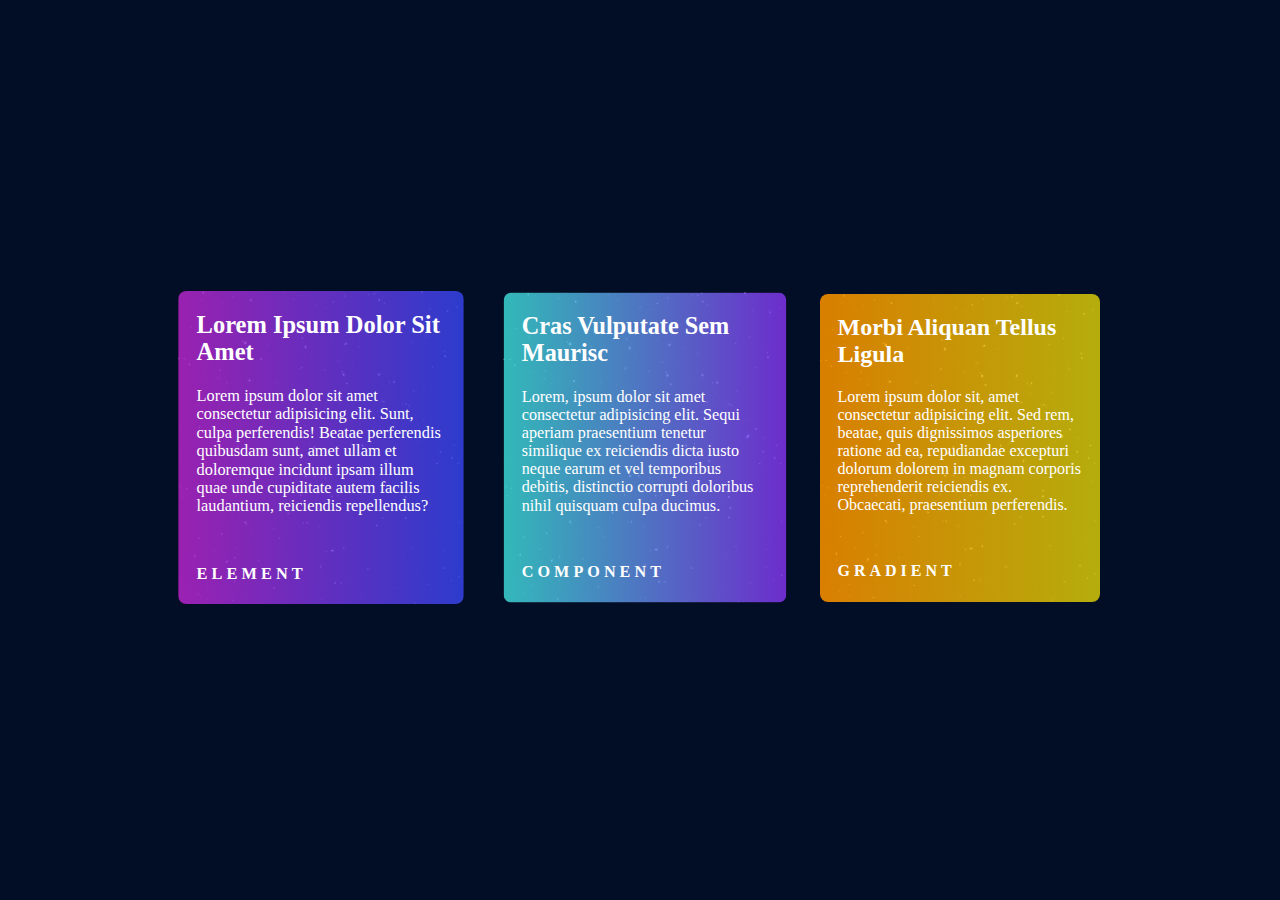
<file: projeto estudos/index.html>
<!DOCTYPE html>
<html lang="pt-br">
<head>
    <meta charset="UTF-8">
    <meta http-equiv="X-UA-Compatible" content="IE=edge">
    <meta name="viewport" content="width=device-width, initial-scale=1.0">
    <title>Document</title>
    <link rel="stylesheet" href="style.css">
</head>
<body>
    <div class="container">
        <div class="div-transfomr">
            <div class="card card-1">
                <h2>Lorem ipsum dolor sit amet</h2>
                <p>
                    Lorem ipsum dolor sit amet consectetur adipisicing elit. Sunt, culpa perferendis! Beatae perferendis quibusdam sunt, amet ullam et doloremque incidunt ipsam illum quae unde cupiditate autem facilis laudantium, reiciendis repellendus?
                </p>
                <h4>Element</h4>
            </div>
            <div class="card card-2">
                <h2>Cras vulputate sem maurisc</h2>
                <p>
                    Lorem, ipsum dolor sit amet consectetur adipisicing elit. Sequi aperiam praesentium tenetur similique ex reiciendis dicta iusto neque earum et vel temporibus debitis, distinctio corrupti doloribus nihil quisquam culpa ducimus.
                </p>
                <h4>Component</h4>
            </div>
            <div class="card card-3">
                <h2>morbi aliquan tellus ligula</h2>
                <p>
                    Lorem ipsum dolor sit, amet consectetur adipisicing elit. Sed rem, beatae, quis dignissimos asperiores ratione ad ea, repudiandae excepturi dolorum dolorem in magnam corporis reprehenderit reiciendis ex. Obcaecati, praesentium perferendis.</p>
                <h4>Gradient</h4>
            </div>
        </div>
    </div>
</body>
</html>
</file>
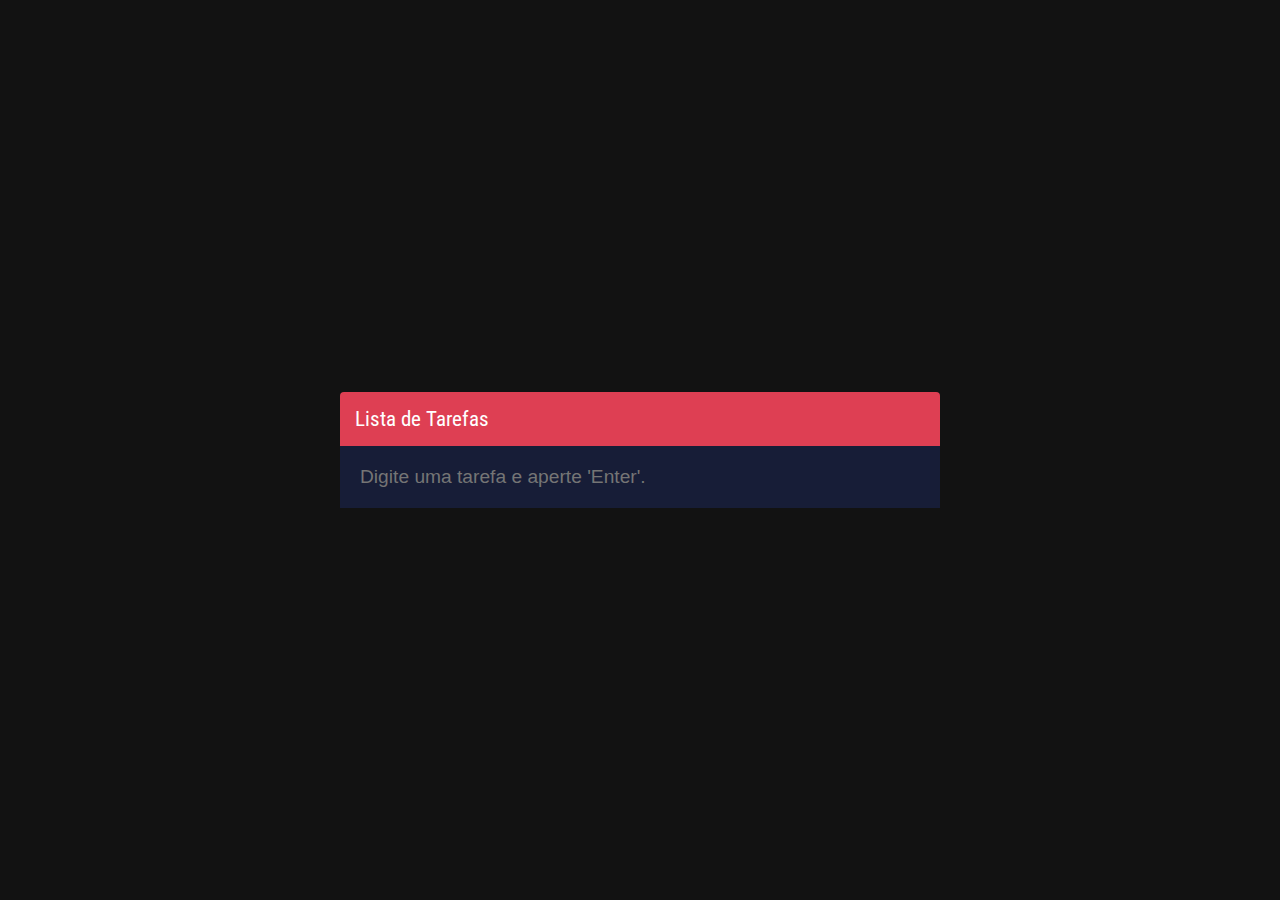
<file: Projeto Lista De Tarefas/index.html>
<!DOCTYPE html>
<html lang="pt-br">
<head>
    <meta charset="UTF-8">
    <meta http-equiv="X-UA-Compatible" content="IE=edge">
    <meta name="viewport"content="width=device-width, initial-scale=1.0">
    <title>Lista de Tarefas</title>
    <link rel="stylesheet" href="css/style.css">
</head>
<body>

    <div class="todolist">
        <header>Lista de Tarefas</header>

        <section class="wrapper-list">
            <ul id="list" class="list">
              
            </ul>
        </section>

        <footer>
            <input id="inputTask" type="text" placeholder="Digite uma tarefa e aperte 'Enter'.">
        </footer>
    </div>

    <script src="js/main.js"></script>
    
</body>
</html>
</file>
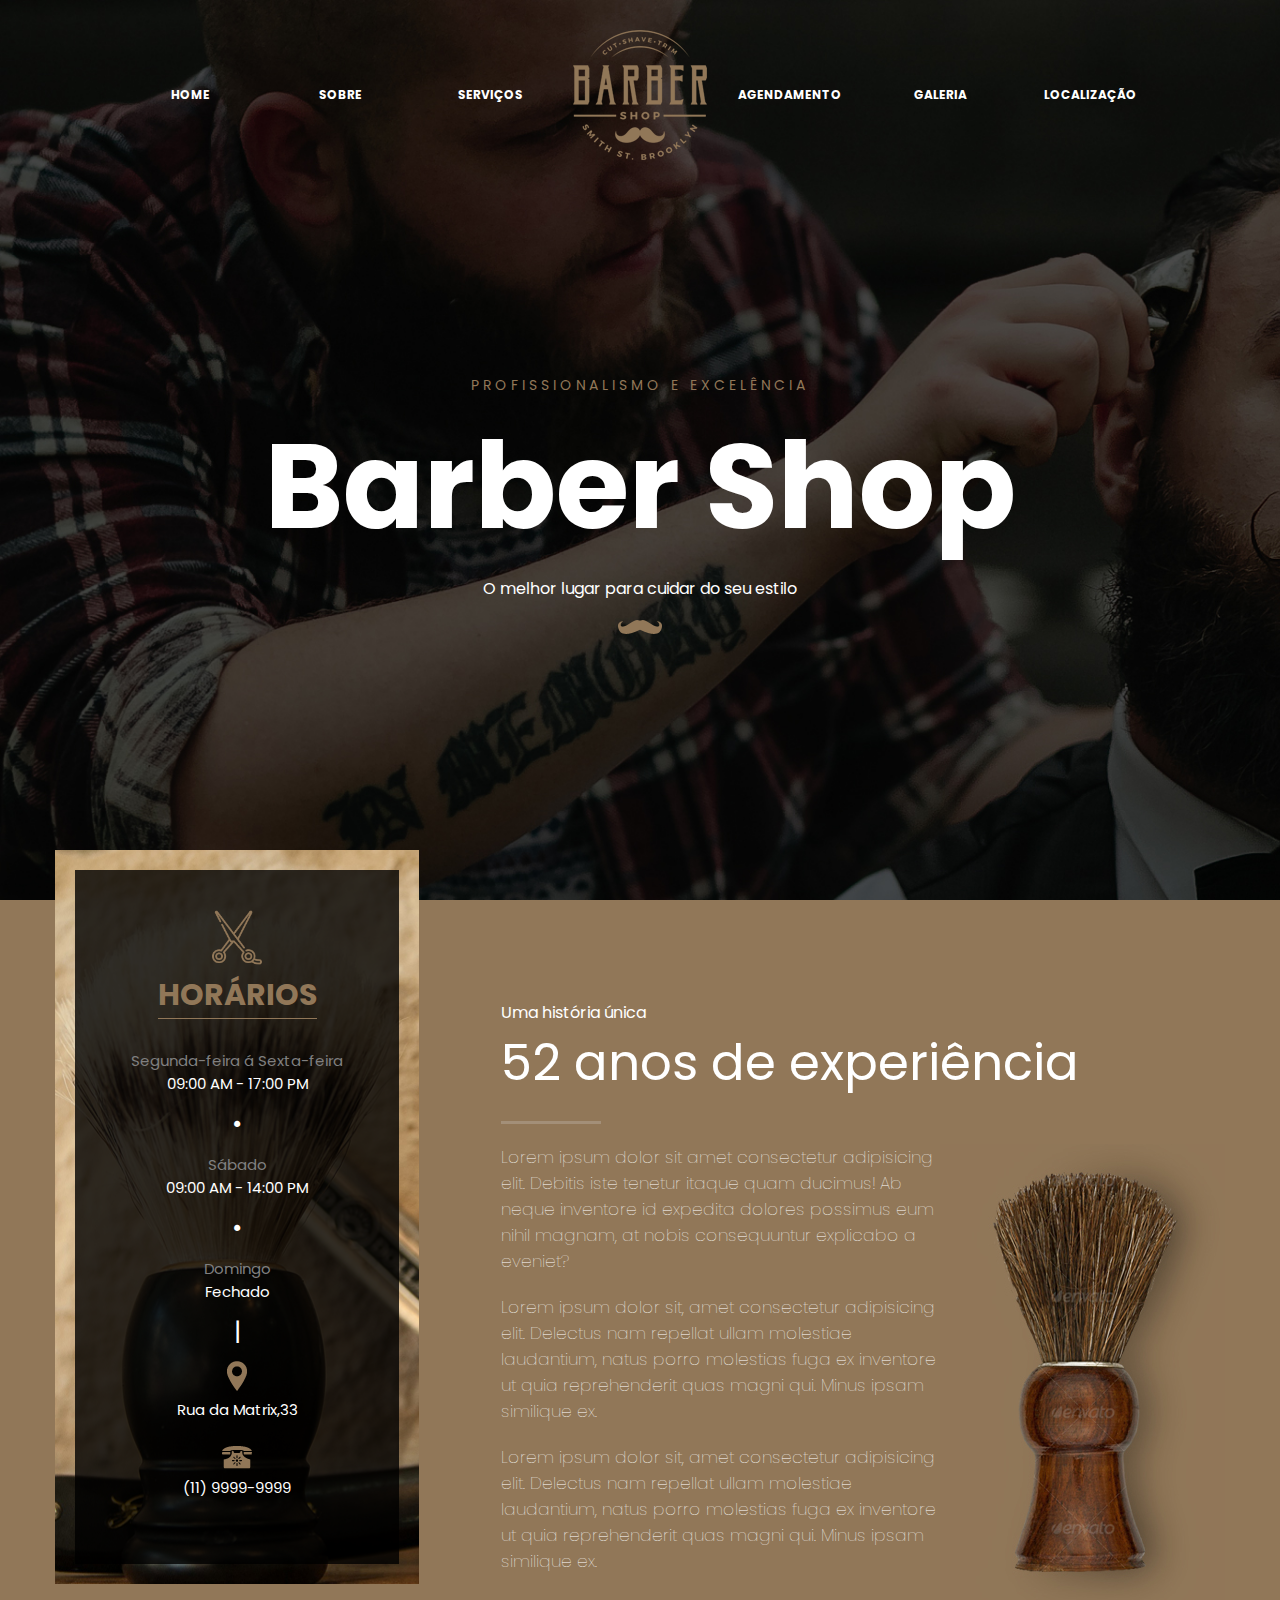
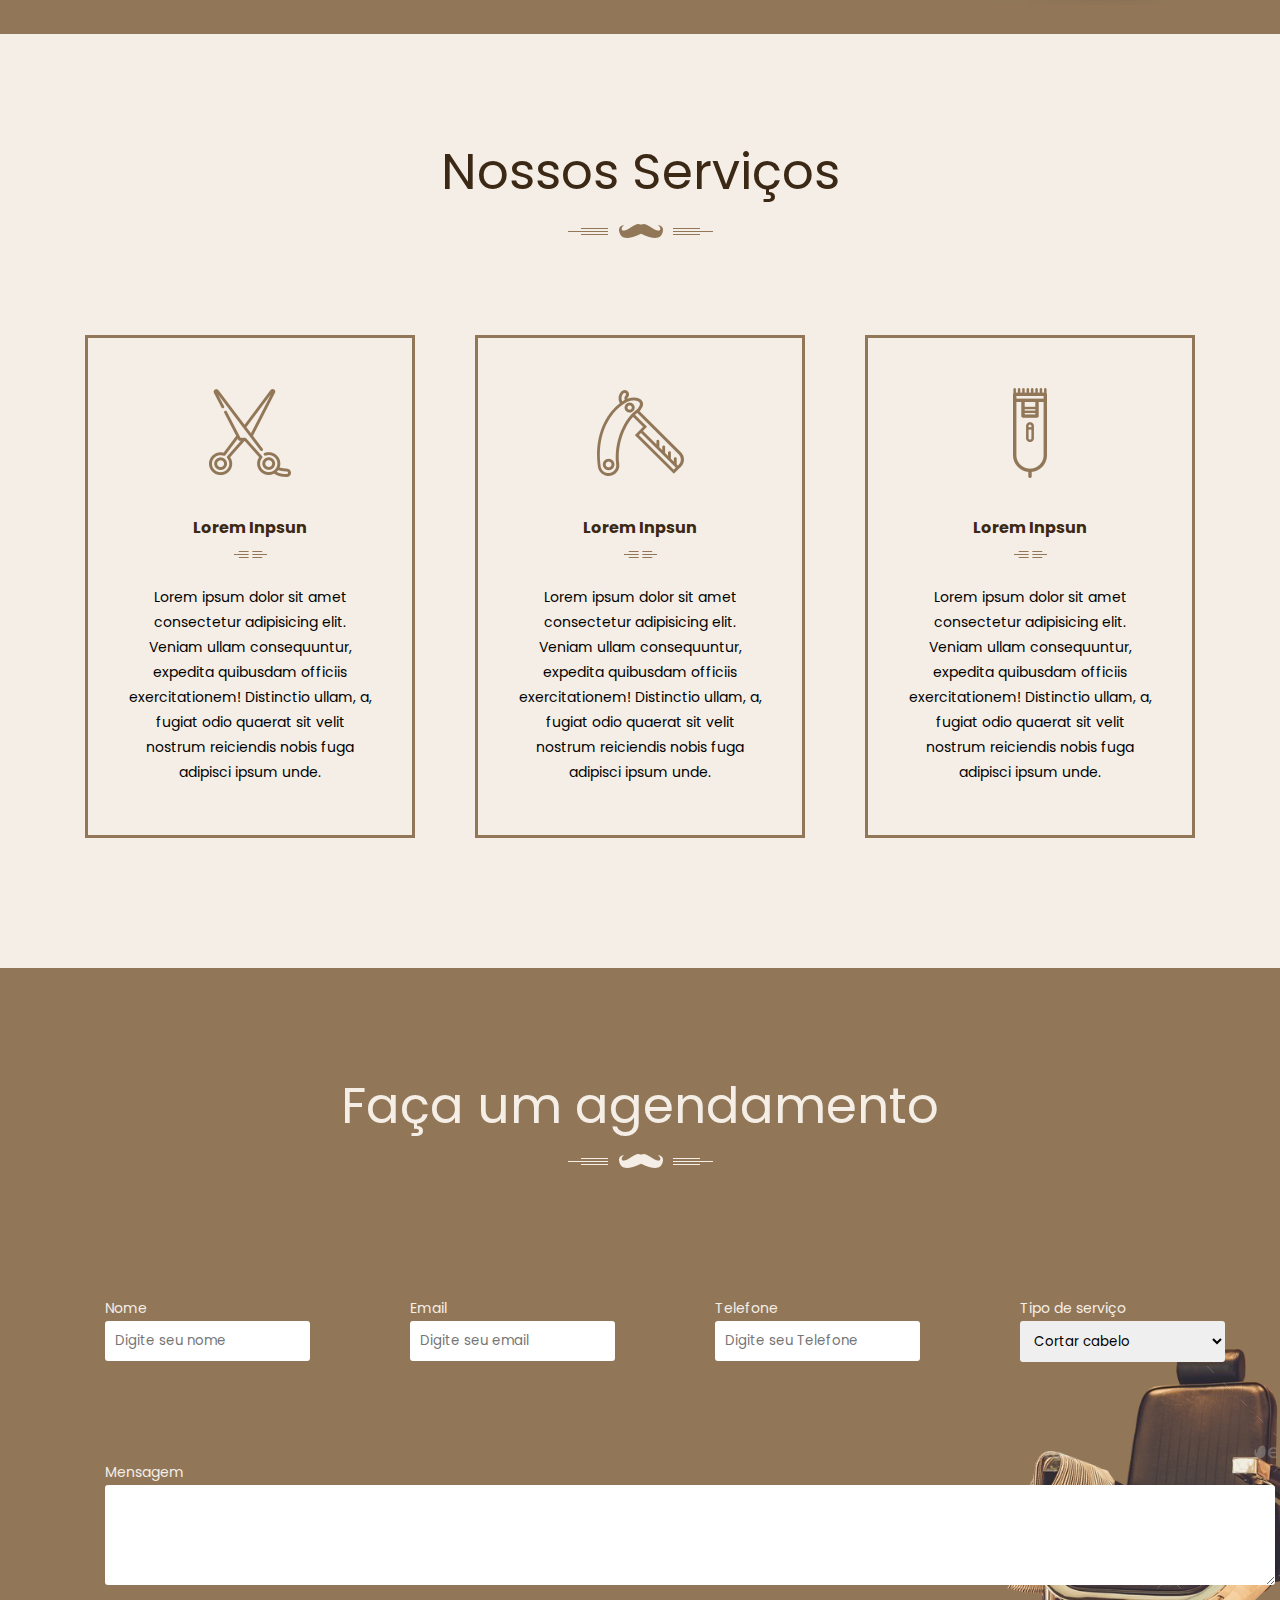
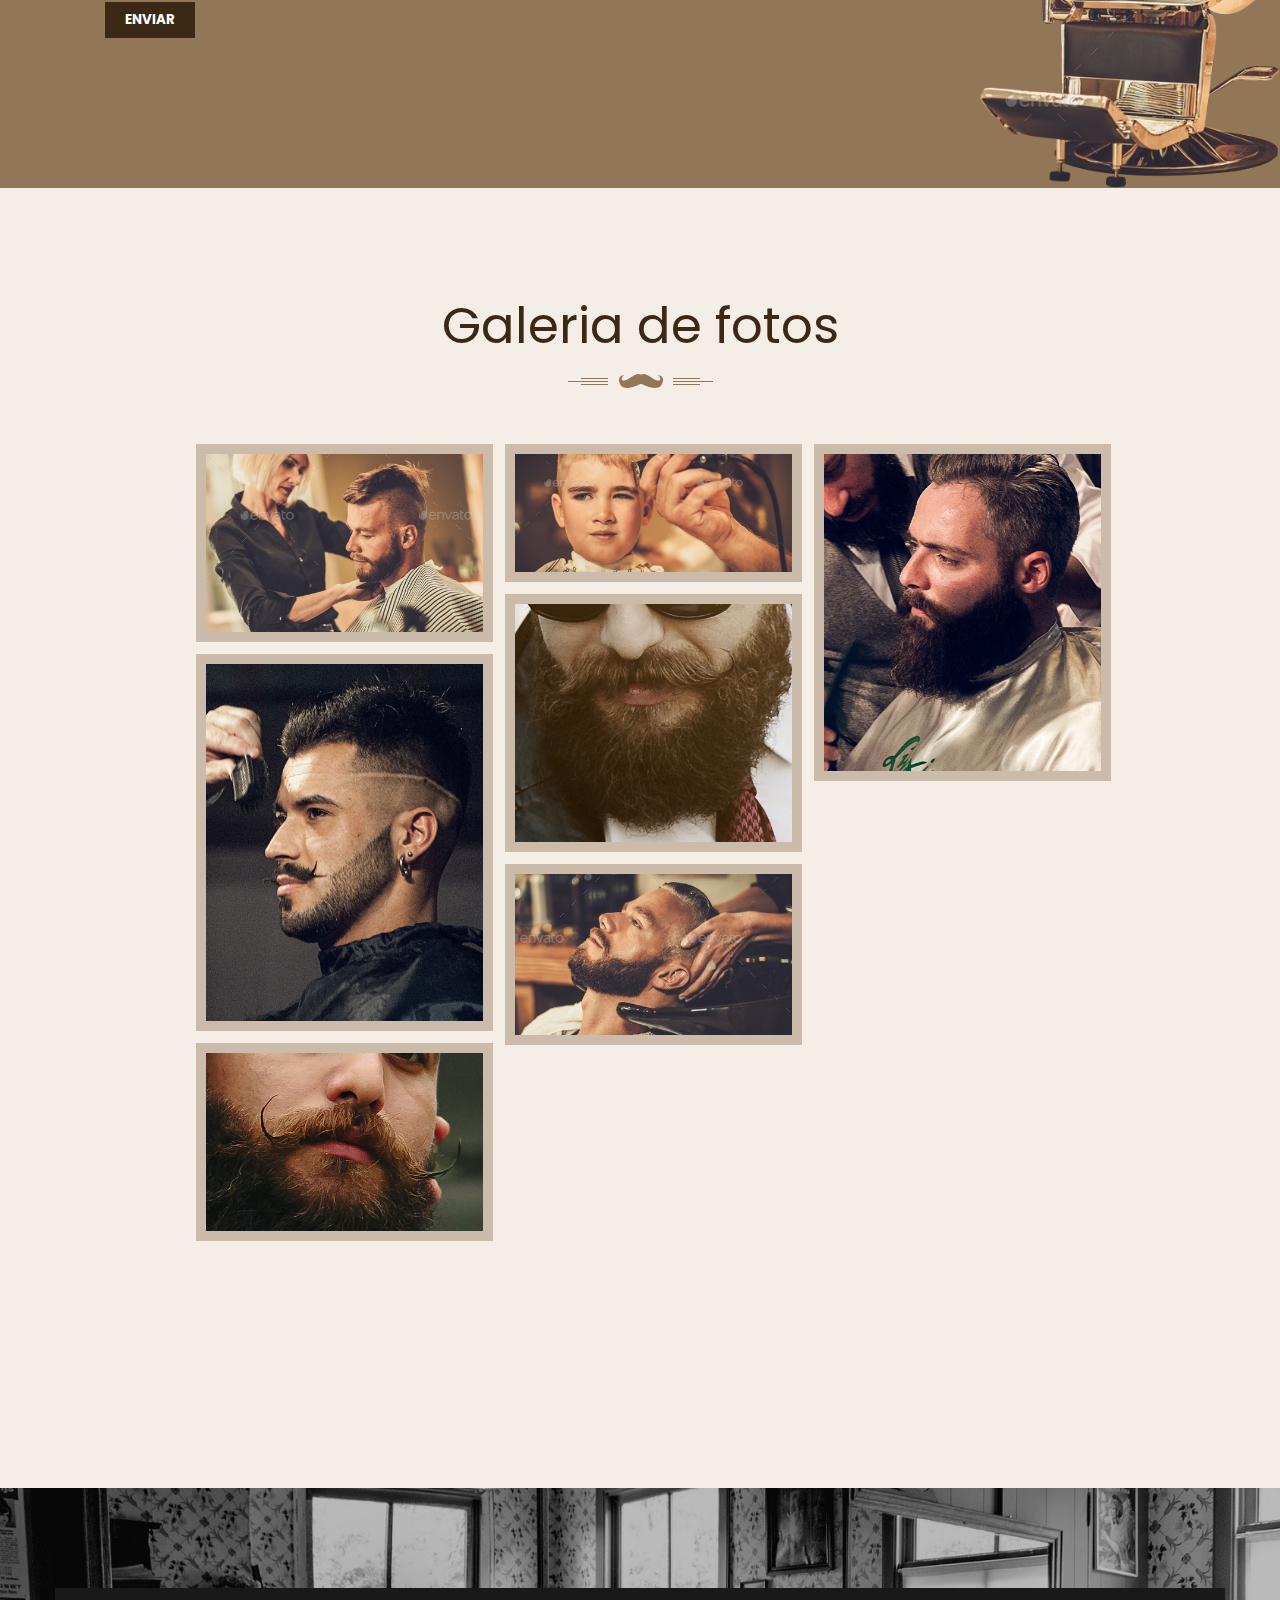
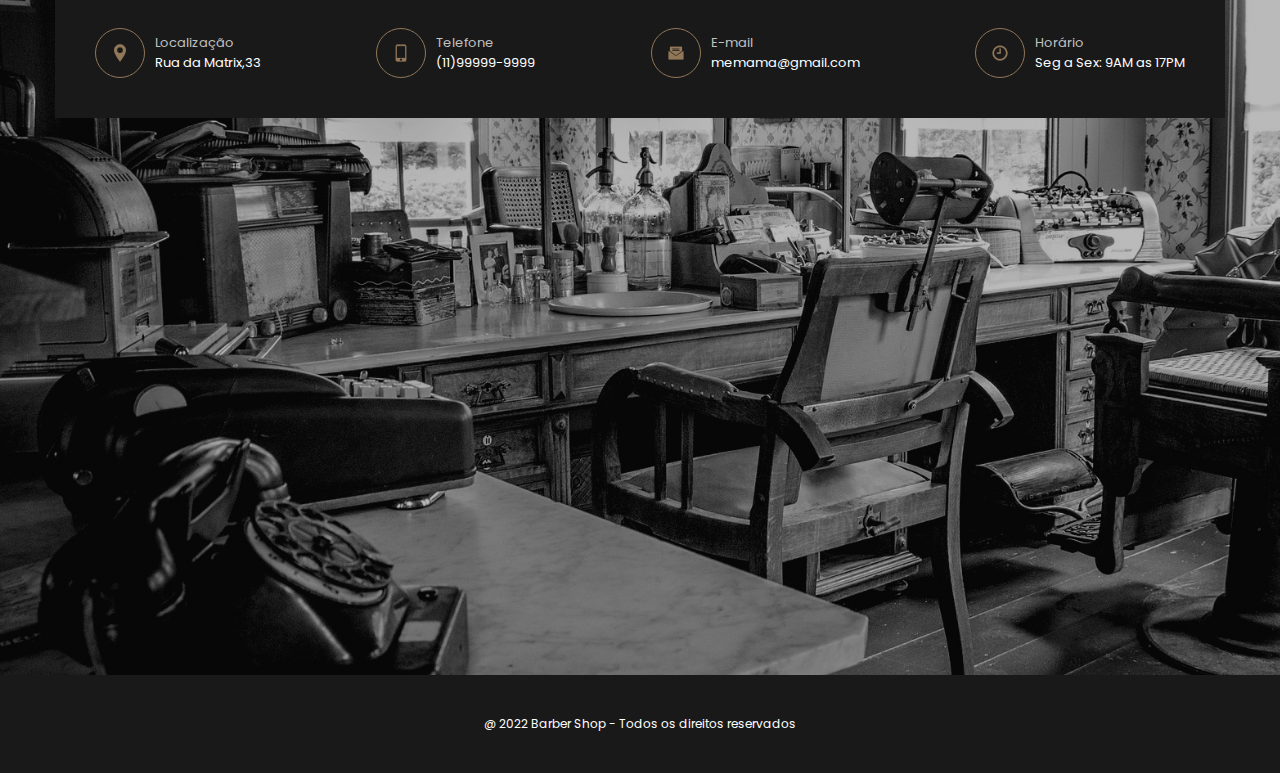
<file: projeto-barbershop/index.html>
<!DOCTYPE html>
<html lang="pt-br">
<head>
    <meta charset="UTF-8">
    <meta http-equiv="X-UA-Compatible" content="IE=edge">
    <meta name="viewport" content="width=device-width, initial-scale=1.0">
    <title>Barber Shop</title>
    <link rel="preconnect" href="https://fonts.googleapis.com">
<link rel="preconnect" href="https://fonts.gstatic.com" crossorigin>
<link href="https://fonts.googleapis.com/css2?family=Poppins:wght@100;400;700&display=swap" rel="stylesheet">
    <link rel="stylesheet" href="css/style.css">
</head>
<body>
    <section class="home">
        <header class="header">
            <nav class="nav">
                <ul>
                    <li>
                        <a href="#home">HOME</a>
                    </li>
                    <li>
                        <a href="#sobre">SOBRE</a>
                    </li>
                    <li>
                        <a href="#servicos">SERVIÇOS</a>
                    </li>
                    <li>
                       <img src="images/logo.png" alt="" class="logo">
                    </li>
                    <li>
                        <a href="#agendamento">AGENDAMENTO</a>
                    </li>
                    <li>
                        <a href="#galeria">GALERIA</a>
                    </li>
                    <li>
                        <a href="#localizacao">LOCALIZAÇÃO</a>
                    </li>
                </ul>
            </nav>
        </header>

        <div class="banner">
            <span class="slogan1">Profissionalismo e Excelência</span>
            <h1>Barber Shop</h1>
            <span class="slogan2">O melhor lugar para cuidar do seu estilo</span>
            <img src="images/much-img.png" alt="">
        </div>
    </section>

    <section class="about" id="sobre">
        <div class="container">
            <div class="timing">
            <div class="overley">
                <img src="images/classic-cut.png" alt="" class="icon-cut">
                <h3>Horários</h3>

                <div class="text">
                    <h4>Segunda-feira á Sexta-feira</h4>
                    <span>09:00 AM - 17:00 PM</span>
                </div>

                <div class="text">
                    <h4>Sábado</h4>
                    <span>09:00 AM - 14:00 PM</span>
                </div>

                <div class="text">
                    <h4>Domingo</h4>
                    <span>Fechado</span>
                </div>

                <img src="images/loc-ic.png" alt="">
                <span>Rua da Matrix,33</span>
                <br>

                <img src="images/phone-ic.png" alt="">
                <span>(11) 9999-9999 </span>
                <br>
            </div>
            </div>
            <div class="experience">
                <span>Uma história única</span>
                <h2>52 anos de experiência</h2>

                <div class="text">
                    <div>
                        <p>Lorem ipsum dolor sit amet consectetur adipisicing elit. Debitis iste tenetur itaque quam ducimus! Ab neque inventore id expedita dolores possimus eum nihil magnam, at nobis consequuntur explicabo a eveniet?</p>
                        
                        <p>Lorem ipsum dolor sit, amet consectetur adipisicing elit. Delectus nam repellat ullam molestiae laudantium, natus porro molestias fuga ex inventore ut quia reprehenderit quas magni qui. Minus ipsam similique ex.</p>

                        <p>Lorem ipsum dolor sit, amet consectetur adipisicing elit. Delectus nam repellat ullam molestiae laudantium, natus porro molestias fuga ex inventore ut quia reprehenderit quas magni qui. Minus ipsam similique ex.</p>
                    </div>

                    <img src="images/shave-brush.jpg" alt="">
                </div>
            </div>
        </div>
    </section>

    <section class="services" id="servicos">
        <div class="container">
            <h2> Nossos Serviços</h2>
            <img src="images/heading-ic.png" alt="">
            <div class="boxes">
                <div class="box">
                    <img src="images/classic-cut.png" alt="">
                    <h4>Lorem Inpsun</h4>
                    <img src="images/head-line-ic.png" alt="">
                    <p>Lorem ipsum dolor sit amet consectetur adipisicing elit. Veniam ullam consequuntur, expedita quibusdam officiis exercitationem! Distinctio ullam, a, fugiat odio quaerat sit velit nostrum reiciendis nobis fuga adipisci ipsum unde.</p>
                </div>
            
                <div class="box">
                    <img src="images/clipper-cut.png">
                    <h4>Lorem Inpsun</h4>
                    <img src="images/head-line-ic.png" alt="">
                    <p>Lorem ipsum dolor sit amet consectetur adipisicing elit. Veniam ullam consequuntur, expedita quibusdam officiis exercitationem! Distinctio ullam, a, fugiat odio quaerat sit velit nostrum reiciendis nobis fuga adipisci ipsum unde.</p>
                </div>
                <div class="box">
                    <img src="images/razoe-shaver.png">
                    <h4>Lorem Inpsun</h4>
                    <img src="images/head-line-ic.png" alt="">
                    <p>Lorem ipsum dolor sit amet consectetur adipisicing elit. Veniam ullam consequuntur, expedita quibusdam officiis exercitationem! Distinctio ullam, a, fugiat odio quaerat sit velit nostrum reiciendis nobis fuga adipisci ipsum unde.</p>
                </div>
            </div>
        </div>
    </section>

    <section class="appoitment" id="agendamento">
        <div class="container">
            <h2>Faça um agendamento</h2>
            <img src="images/heading-ic-white.png" alt="">

            <form>
                <div class="personal-data">
                    <div class="input-wrapper">
                        <label for="">Nome</label>
                        <input type="text" placeholder="Digite seu nome">
                    </div>
                    <div class="input-wrapper">
                        <label for="">Email</label>
                        <input type="text" placeholder="Digite seu email">
                    </div>
                    <div class="input-wrapper">
                        <label for="">Telefone</label>
                        <input type="number" placeholder="Digite seu Telefone">
                    </div>
                    <div class="input-wrapper">
                        <label for="">Tipo de serviço</label>
                        <select>
                            <option value="">Cortar cabelo</option>
                            <option value="">Fazer barbar</option>
                            <option value="">Fazer sombrancelha</option>
                            <option value="">Luzes</option>
                        </select>
                    </div>
                </div>

                <div class="input-wrapper">
                    <label for="">Mensagem</label>
                    <textarea name="" id="" cols="30" rows="10"></textarea>
                    <button>ENVIAR</button>
                </div>

                
            </form>
        </div>
    </section>

    <section class="gallery" id="galeria">
        <div class="container">
            <h2>Galeria de fotos</h2>
            <img src="images/heading-ic.png" alt="">

            <div class="gallery-wrapper">
                <div>
                    <img src="images/gallery-img1.png" alt="">
                </div>
                <div>
                    <img src="images/gallery-img2.png" alt="">
                </div>
                <div>
                    <img src="images/gallery-img3.png" alt="">
                </div>
                <div>
                    <img src="images/gallery-img4.png" alt="">
                </div>
                <div>
                    <img src="images/gallery-img5.png" alt="">
                </div>
                <div>
                    <img src="images/gallery-img6.png" alt="">
                </div>
                <div>
                    <img src="images/gallery-img7.png" alt="">
                </div>
            </div>
        </div>
    </section>

    <section class="location" id="localizacao">
        <div class="container">
            <div class="head">
                <div class="info">
                    <div class="icon">
                        <img src="images/map-img1.png" alt="">
                    </div>
                    <div class="text">
                        <span>Localização</span>
                        <span>Rua da Matrix,33</span>
                    </div>
                </div>
                <div class="info">
                    <div class="icon">
                        <img src="images/map-img2.png" alt="">
                    </div>
                    <div class="text">
                        <span>Telefone</span>
                        <span>(11)99999-9999</span>
                    </div>
                </div>
                <div class="info">
                    <div class="icon">
                        <img src="images/map-img3.png" alt="">
                    </div>
                    <div class="text">
                        <span>E-mail</span>
                        <span>memama@gmail.com</span>
                    </div>
                </div>
                <div class="info">
                    <div class="icon">
                        <img src="images/map-img4.png" alt="">
                    </div>
                    <div class="text">
                        <span>Horário</span>
                        <span>Seg a Sex: 9AM as 17PM</span>
                    </div>
                </div>
            </div>
            <div class="map">
                <iframe src="https://www.google.com/maps/embed?pb=!1m18!1m12!1m3!1d15733.013232724665!2d-35.708400842875264!3d-9.659384335750744!2m3!1f0!2f0!3f0!3m2!1i1024!2i768!4f13.1!3m3!1m2!1s0x70145009f13b6eb%3A0x597cf37096164562!2sPraia%20de%20Ponta%20Verde!5e0!3m2!1spt-BR!2sbr!4v1662475534574!5m2!1spt-BR!2sbr" width="600" height="450" style="border:0;" allowfullscreen="" loading="lazy" referrerpolicy="no-referrer-when-downgrade"></iframe>
            </div>
        </div>
    </section>

    <footer class="footer">
        @ 2022 Barber Shop - Todos os direitos reservados
    </footer>

</body>
</html>
</file>
<file: projeto estudos/style.css>
@charset "UTF-8" ;

*{
    font-family: "roboto";
}

html, body {
    height: 100vh;
    margin: 0;
    padding: 0;
    background-color: #020e26;
}

.container {
    display: flex;
    height: 100vh;
    align-items: center;
    justify-content: center;
    perspective: 90rem;
    perspective-origin: 30% 60%;
}

.div-transform {
    display: flex;
    transform: rotateX(10deg) rotateY('15deg') rotateZ(-9deg) scale3d(1, 1, -0.9) scale(1.1) translateX(50px);
}

.card {
    display: inline-block;
    background: url(imagem.jpg) center;
    color: #ffffff;
    border-radius: 8px;
    padding: 0px 18px;
    width: 244px;
    transition: 0.5s ease;
    overflow: hidden;
    transform: translate(0);
}

.card::before {
    content: "";
    position: absolute;
    top: 0;
    left: 0;
    z-index: -1;
    width: 100%;
    height: 100%;
    opacity: 0.85;
}

.card h2 {
    text-transform: capitalize;
}

.card h4 {
    text-transform: uppercase;
    letter-spacing: 4px;
    margin-top: 48px;
}

.card-1 {
    background-size: cover;
    transform: scale(1.02);
    margin-right: 40px;
}

.card-1:hover {
    transform: scale(1.11);
    box-shadow: -7px 4px 28px -3px #b527cf;
}

.card-1::before {
    background: linear-gradient(90deg, #b527cf 0%, #3546f0 100%);
}

.card-2 {
    background-size: cover;
    transform: scale(1.01);
    margin-right: 31px;
}

.card-2:hover {
    transform: scale(1.1);
    box-shadow: -7px 4px 28px -3px #3bd9d9;
}

.card-2::before {
    background: linear-gradient(90deg, #3bd9d9 0%, #8035f0 100%);
}

.card-3 {
    background-size: cover;
}

.card-3:hover {
    transform: scale(1.08);
    box-shadow: -7px 4px 28px -3px #ff9500;
}

.card-3::before {
    background: linear-gradient(90deg, #ff9500 0%, #d5cb0f 100%);
}
</file>
<file: Projeto Lista De Tarefas/css/style.css>
@import url(https://fonts.googleapis.com/css?family=roboto:100,300,400,500,700,900);
@import url(https://fonts.googleapis.com/css?family=roboto+Condensed:300,400,700);

*{
    margin: 0;
    padding: 0;
}

body {
    display: flex;
    justify-content: center;
    flex-direction: column;
    align-items: center;
    height: 100vh;
    font-size: 16px;
    background-color: #121212;
    font-family: "Roboto Condensed", Arial, sans-serif;
}

.todolist {
    width: 100%;
    max-width: 600px;
}

.todolist header {
   border-top-left-radius: 4px;
   border-top-right-radius: 4px;
   padding: 15px;
   background-color: #de3f53;
   color: #fff;
   font-size: 1.3em;
}

.wrapper-list ul.list {
    list-style: none;
    margin: 0;
    padding: 0;
}

.wrapper-list ul.list li {
    position: relative;
    background-color: #262e4c;
    border-bottom: 1px solid #1c2340;
    color: #b1b2c9;
    display: flex;
    align-items: center;
    padding: 20px;
    transition: background-color 300ms ease;
}

.wrapper-list ul.list li.removed {
   animation: collapseItem 300ms ease;
}

.wrapper-list ul.list li.hidden {
    display: none;
}

.wrapper-list ul.list li:hover{
    background-color: #323b5c;
}

.wrapper-list ul.list li:hover button.remove{
    opacity: 1;
}

.wrapper-list ul.list .check {
    position: relative;
    background-color: #404a6e;
    border-radius: 50%;
    width: 20px;
    height: 20px;
    margin-right: 20px;
    cursor: pointer;
    transition: background-color 300ms ease;
}

.wrapper-list ul.list .check:hover,
.wrapper-list ul.list .done .check {
    background-color: #171d37;
}

.wrapper-list ul.list .done .check::after {
    position: absolute;
    top: 4px;
    left: 5px;
    display: block;
    content: '';
    width: 10px;
    height: 10px;
    border-radius: 50%;
    background-color: green;
}

.wrapper-list ul.list .done .task {
    text-decoration: line-through;
}

.wrapper-list button.remove {
    position: absolute;
    top: 20px;
    right: 20px;
    border: none;
    outline: none;
    background-color: red;
    border-radius: 100%;
    width: 20px;
    height: 20px;
    cursor: pointer;
   opacity: 0;
   transition: opacity 300ms ease;
}

.wrapper-list button.remove::after {
    content: 'x';
    color: white;
    display: block;
}

.todolist footer {
    background-color: #171d37;
}

.todolist footer input {
    background-color: #171d37;
    border: none;
    outline: none;
    width: 90%;
    padding: 20px;
    font-family: "Roboto Condesed", Arial, sans-serif;
    font-size: 1.2em;
    color: white;
}

@keyframes collapseItem {
    0% {
        transform: rotateX(0deg);
    }
    100% {
        transform: rotateX(-90deg);
    }
}
</file>
<file: projeto-barbershop/css/style.css>
:root{
    --color-primary:#917758;
    --color-secondary:#3c2915;
    --color-primary-light:#f5eee6;
    
}

*{
    margin: 0;
    padding: 0;
    box-sizing: border-box;
    font-family: 'Poppins', sans-serif;  
}

.container{
    width: 1170px;
    margin: 0 auto;
}



/************
*  HOME
*************/
.home{
    background-image: url("../images/bg-home.jpg");
    height: 100vh; 
    background-size: cover;
    position: relative;
    background-attachment: fixed;
}

.home .header{
    padding: 30px 0;
}

.home .header .nav{
    display: flex;
    justify-content: center;
}

.home .header .nav ul{
    display: flex;
    list-style: none;
}

.home .header .nav ul li{
    display: flex;
    align-items: center;
    justify-content: center;
    width: 150px;
}

.home .header .nav ul li a{
    color: white;
    text-transform: uppercase;
    text-decoration: none;
    font-weight: bolder;
    font-size: 12px;
    padding: 20px;
}

.home .header .nav ul li a:hover{
    border-bottom: 1px solid var(--color-primary);
    color: var(--color-primary);
}

.homer .header .logo{
    margin: 0 30px;
}



/************
*  HOME - BANNER
*************/

.home .banner{
    position: absolute;
    top: 50%;
    left: 50%;
    height: 270px;
    width: 770px;
    margin-left: -385px;
    margin-top: -75px;
    color: white;
    text-align: center;
    
}

.home .banner span{
    display: block;
}

.home .banner .slogan1{
    color: var(--color-primary);
    text-transform: uppercase;
    letter-spacing: 4px;
    font-size: 14px;
}

.home .banner h1{
    font-size: 120px;
}

.home .banner .slogan2{
    margin-bottom: 15px;
}



/************
*  ABOUT
*************/

.about{
    
    background-color: var(--color-primary);
}

.about .container {
    display: flex;
}

.about .timing{
    width: 33%;
    padding: 20px;
    background-image: url("../images/brush-big.jpg");
    position: relative;
    top: -50px;
}

.about .timing .overley{
    background: rgba(0, 0, 0, 0.8);
    text-align: center;
    padding: 40px 20px;
}

.about .timing .icon-cut{
    width: 50px;
}

.about .timing h3{
    color:var(--color-primary) ;
    text-transform: uppercase;
    border-bottom: 1px solid var(--color-primary);
    width: fit-content;
    margin: 0 auto 30px auto;
    font-size: 30px;
}

.about .timing .text{
    margin: 10px 0;
}

.about .timing .text::after{
    content:"•";
    display: block;
    color: white;
    font-size: 25px;
    margin-top: 10px;
}

.about .timing .text:last-of-type:after{
    content: "|";
}

.about .timing .text h4{
    color: gray;
    font-weight: 400;
    font-size: 15px;
}

.about .timing  span{
    color: white;
    font-size: 15px;
    display: block;
}

.about .experience{
    width: 66%;
    color: white;
    margin-left: 7%;
    margin-top: 100px;
}

.about .experience h2{
    font-weight: 400;
    font-size: 50px;
    
}

.about .experience h2::after{
    display: block;
    content:" ";
    width: 100px;
    height: 3px;
    background-color: #a38f78;
    margin: 20px 0;
}

.about .experience .text{
    display: flex;
    justify-content: space-between;
}

.about .experience .text p{
    margin-bottom: 20px;
    font-weight: 100;
    font-size: 17px;
}


/************
*  SERVICES
*************/

.services{
    padding: 100px 0;
    text-align: center;
    background-color: var(--color-primary-light);
}

.services h2{
    color: var(--color-secondary);
    font-weight: 400;
    font-size: 50px;
    margin-bottom: 10px;
}

.services .boxes{
    margin-top: 60px;
    display: flex;
    justify-content: space-between;
}

.services .box{
    border: 3px solid var(--color-primary);
    padding: 50px 40px;
    margin: 30px;
}

.services .box h4{
    color: var(--color-secondary);
    margin-top: 30px;
}

.services .box p{
    margin-top: 20px;
    font-size: 14px;
    line-height: 25px;
}




/************
*  APPOITMENT
*************/


.appoitment{
    padding: 100px 0;
    background-color: var(--color-primary);
    background-image: url("../images/chair-ic.png");
    background-repeat: no-repeat;
    background-position: right bottom;
    background-size: 300px;
}

.appoitment h2{
    color: var(--color-primary-light);
    font-weight: 400;
    font-size: 50px;
    margin-bottom: 10px;
    text-align: center;
}

.appoitment img{
    margin: 0 auto;
    display: block;
}

.appoitment form{
    margin-top: 80px;
}

.appoitment .personal-data{
    display: flex;
    justify-content: space-between;
    margin-bottom: 20px;
}

.appoitment .input-wrapper{
    width: 100%;
    margin: 50px;
}

.appoitment .input-wrapper:last-of-type{
    margin-right: 0;
}

.appoitment  label{
    display: block;
    color: var(--color-primary-light);
    font-size: 14px;
    margin-bottom: 2px;
}

.appoitment .personal-data input,
.appoitment .personal-data select,
.appoitment textarea{
    padding:10px;
    outline: none;
    border: none;
    width: 100%;
    border-radius: 3px;
}

.appoitment textarea{
    height: 100px;
}

.appoitment button{
    background-color: var(--color-secondary);
    border: none;
    color: white;
    padding: 8px 20px;
    margin-top: 10px;
    font-weight: bold;
}





/************
*  GALLERY
*************/

.gallery{
    padding: 100px 0;
    background-color: var(--color-primary-light);

}

.gallery h2{
    color: var(--color-secondary);
    font-weight: 400;
    font-size: 50px;
    margin-bottom: 10px;
    text-align: center;
}

.gallery img{
    margin: 0 auto;
    display: block;
}

.gallery .gallery-wrapper{
    display: flex;
    flex-direction: column;
    flex-wrap: wrap;
    margin: 50px auto;
    height: 100vh;
    width: 900px;



}

.gallery .gallery-wrapper div{
    border: 10px solid #9177586d;
    margin: 6px;
    width: 33%;
}

.gallery .gallery-wrapper div img{
    width: 100%;
}






/************
*  LOCATION
*************/

.location{
    padding: 100px 0;
    background-image: url("../images/bg-location.jpg");
    background-size: cover;
}

.location .head{
    display: flex;
    justify-content: space-between;
    background-color: #191919;
    padding: 40px;
    width: 100%;
}

.location .head .info{
    display: flex;
    align-items: center;
}

.location .head .info .icon{
    display: flex;
    justify-content: center;
    align-items: center;
    border-radius: 100%;
    padding: 10px;
    margin-right: 10px;
    width: 50px;
    height: 50px;
    border: 1px solid var(--color-primary);
}

.location .head .info .text span{
    display: block;
    font-size: 13px;
}

.location .head .info .text span:first-child{
    color: silver;
}

.location .head .info .text span:last-child{
    color: white;
}

.location .map{
    width: 100%;
}

.location .map iframe{
    width: 100%;
}





/**********
*  FOOTER
***********/
.footer{
    background-color: #191919;
    color: white;
    text-align: center;
    padding: 40px;
    font-size: 12px;
}
</file>
